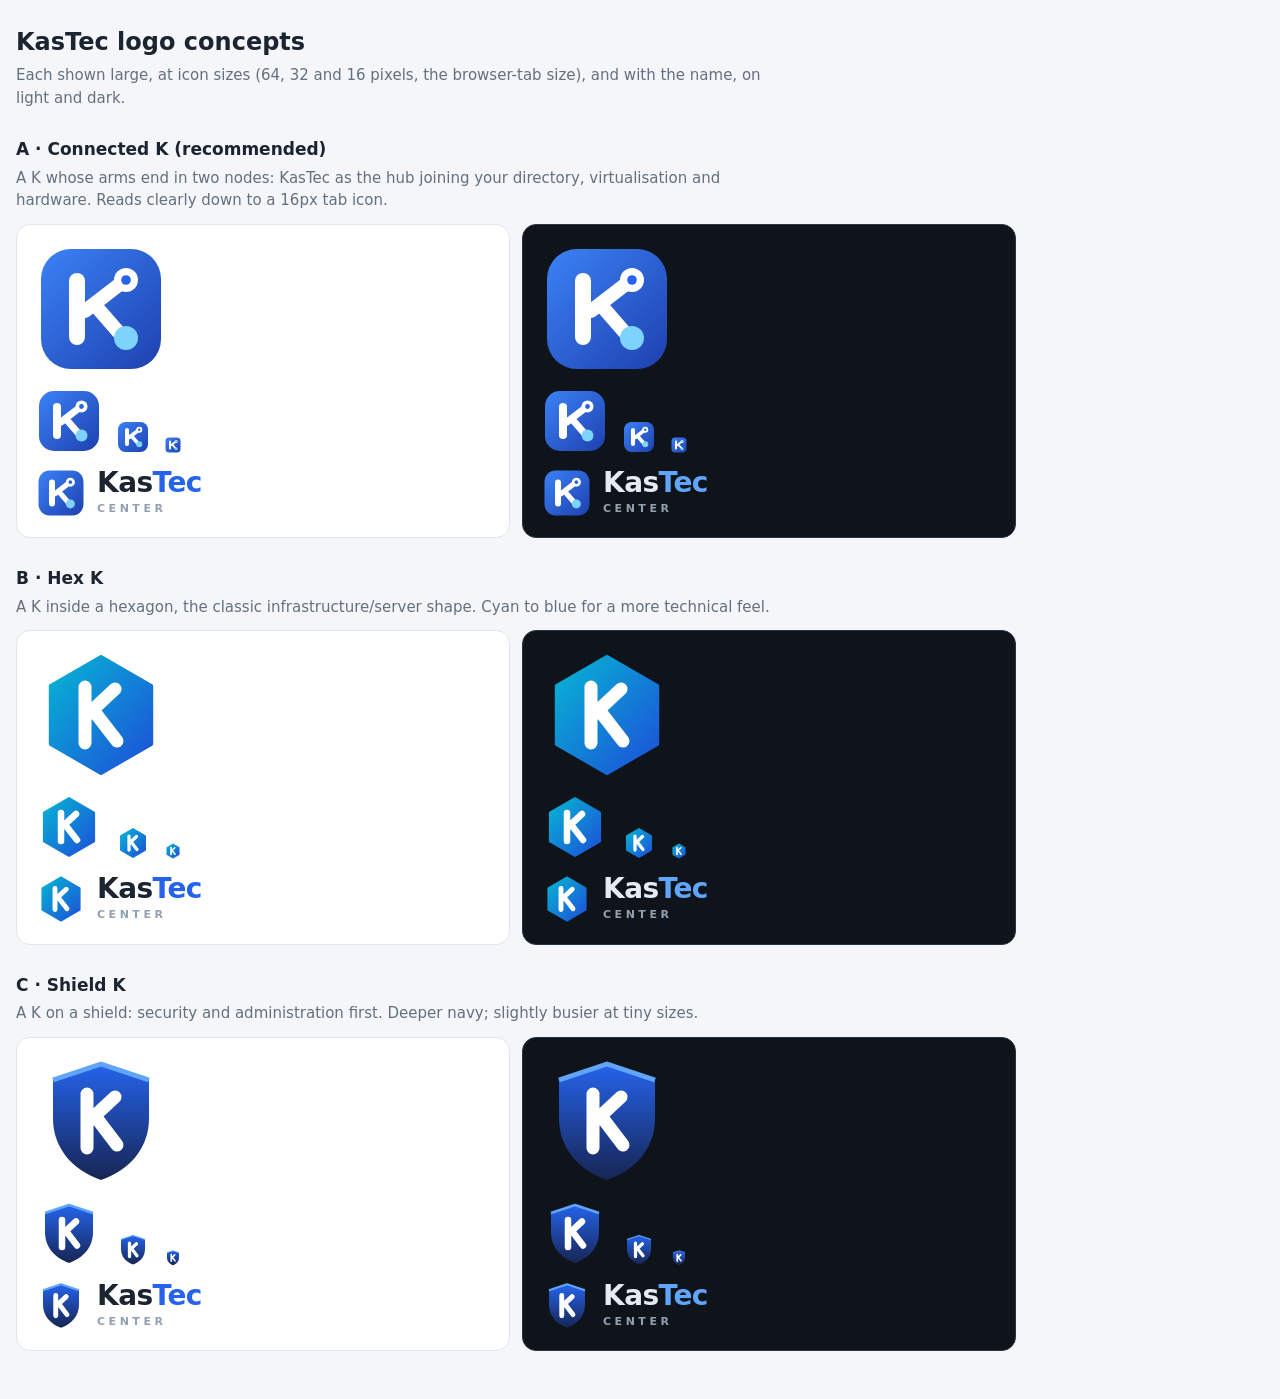
<file: branding/concepts.html>
<!doctype html><html><head><meta charset="utf-8"><title>KasTec logo concepts</title>
<meta name="viewport" content="width=device-width, initial-scale=1">
<style>
 body { margin:0; padding:24px 16px 48px; font:15px/1.5 system-ui,-apple-system,"Segoe UI",Roboto,sans-serif; background:#f4f6f9; color:#1b2430; }
 h1 { font-size:24px; margin:0 0 4px; } h2 { font-size:17px; margin:28px 0 4px; } p { margin:0 0 12px; color:#64707f; max-width:760px; }
 .pair { display:grid; grid-template-columns:repeat(auto-fit,minmax(300px,1fr)); gap:12px; max-width:1000px; }
 .cell { border-radius:14px; padding:20px; display:flex; flex-direction:column; gap:16px; align-items:flex-start; border:1px solid #e1e6ed; }
 .light { background:#fff; } .dark { background:#0f141b; border-color:#2a3542; color:#e6ebf1; }
 .sizes { display:flex; gap:16px; align-items:flex-end; }
 .lockup { display:flex; gap:12px; align-items:center; }
 .word { font-size:28px; font-weight:800; letter-spacing:-0.02em; line-height:1; }
 .sub { font-size:11px; letter-spacing:.32em; color:#93a0af; margin-top:4px; font-weight:600; }
</style></head><body>
<h1>KasTec logo concepts</h1><p>Each shown large, at icon sizes (64, 32 and 16 pixels, the browser-tab size), and with the name, on light and dark.</p>
<section><h2>A · Connected K (recommended)</h2><p>A K whose arms end in two nodes: KasTec as the hub joining your directory, virtualisation and hardware. Reads clearly down to a 16px tab icon.</p><div class="pair"><div class="cell light"><svg width="128" height="128" xmlns="http://www.w3.org/2000/svg" viewBox="0 0 64 64" role="img" aria-label="KasTec">
  <defs>
    <linearGradient id="kt128-a" x1="0" y1="0" x2="1" y2="1">
      <stop offset="0" stop-color="#3b82f6"/>
      <stop offset="1" stop-color="#1e40af"/>
    </linearGradient>
  </defs>
  <rect x="2" y="2" width="60" height="60" rx="15" fill="url(#kt128-a)"/>
  <rect x="16" y="14" width="8" height="36" rx="4" fill="#fff"/>
  <path d="M24 33 41.5 19.5M28.5 29.5 42 45" fill="none" stroke="#fff" stroke-width="7" stroke-linecap="round"/>
  <circle cx="44.5" cy="17.5" r="6" fill="#fff"/>
  <circle cx="44.5" cy="17.5" r="2.4" fill="#2563eb"/>
  <circle cx="44.5" cy="46.5" r="6" fill="#7dd3fc"/>
</svg>

          <div class="sizes"><svg width="64" height="64" xmlns="http://www.w3.org/2000/svg" viewBox="0 0 64 64" role="img" aria-label="KasTec">
  <defs>
    <linearGradient id="kt64-a" x1="0" y1="0" x2="1" y2="1">
      <stop offset="0" stop-color="#3b82f6"/>
      <stop offset="1" stop-color="#1e40af"/>
    </linearGradient>
  </defs>
  <rect x="2" y="2" width="60" height="60" rx="15" fill="url(#kt64-a)"/>
  <rect x="16" y="14" width="8" height="36" rx="4" fill="#fff"/>
  <path d="M24 33 41.5 19.5M28.5 29.5 42 45" fill="none" stroke="#fff" stroke-width="7" stroke-linecap="round"/>
  <circle cx="44.5" cy="17.5" r="6" fill="#fff"/>
  <circle cx="44.5" cy="17.5" r="2.4" fill="#2563eb"/>
  <circle cx="44.5" cy="46.5" r="6" fill="#7dd3fc"/>
</svg>
<svg width="32" height="32" xmlns="http://www.w3.org/2000/svg" viewBox="0 0 64 64" role="img" aria-label="KasTec">
  <defs>
    <linearGradient id="kt32-a" x1="0" y1="0" x2="1" y2="1">
      <stop offset="0" stop-color="#3b82f6"/>
      <stop offset="1" stop-color="#1e40af"/>
    </linearGradient>
  </defs>
  <rect x="2" y="2" width="60" height="60" rx="15" fill="url(#kt32-a)"/>
  <rect x="16" y="14" width="8" height="36" rx="4" fill="#fff"/>
  <path d="M24 33 41.5 19.5M28.5 29.5 42 45" fill="none" stroke="#fff" stroke-width="7" stroke-linecap="round"/>
  <circle cx="44.5" cy="17.5" r="6" fill="#fff"/>
  <circle cx="44.5" cy="17.5" r="2.4" fill="#2563eb"/>
  <circle cx="44.5" cy="46.5" r="6" fill="#7dd3fc"/>
</svg>
<svg width="16" height="16" xmlns="http://www.w3.org/2000/svg" viewBox="0 0 64 64" role="img" aria-label="KasTec">
  <defs>
    <linearGradient id="kt16-a" x1="0" y1="0" x2="1" y2="1">
      <stop offset="0" stop-color="#3b82f6"/>
      <stop offset="1" stop-color="#1e40af"/>
    </linearGradient>
  </defs>
  <rect x="2" y="2" width="60" height="60" rx="15" fill="url(#kt16-a)"/>
  <rect x="16" y="14" width="8" height="36" rx="4" fill="#fff"/>
  <path d="M24 33 41.5 19.5M28.5 29.5 42 45" fill="none" stroke="#fff" stroke-width="7" stroke-linecap="round"/>
  <circle cx="44.5" cy="17.5" r="6" fill="#fff"/>
  <circle cx="44.5" cy="17.5" r="2.4" fill="#2563eb"/>
  <circle cx="44.5" cy="46.5" r="6" fill="#7dd3fc"/>
</svg>
</div><div class="lockup"><svg width="48" height="48" xmlns="http://www.w3.org/2000/svg" viewBox="0 0 64 64" role="img" aria-label="KasTec">
  <defs>
    <linearGradient id="kt48-a" x1="0" y1="0" x2="1" y2="1">
      <stop offset="0" stop-color="#3b82f6"/>
      <stop offset="1" stop-color="#1e40af"/>
    </linearGradient>
  </defs>
  <rect x="2" y="2" width="60" height="60" rx="15" fill="url(#kt48-a)"/>
  <rect x="16" y="14" width="8" height="36" rx="4" fill="#fff"/>
  <path d="M24 33 41.5 19.5M28.5 29.5 42 45" fill="none" stroke="#fff" stroke-width="7" stroke-linecap="round"/>
  <circle cx="44.5" cy="17.5" r="6" fill="#fff"/>
  <circle cx="44.5" cy="17.5" r="2.4" fill="#2563eb"/>
  <circle cx="44.5" cy="46.5" r="6" fill="#7dd3fc"/>
</svg>
<div><div class="word">Kas<span style="color:#2563eb">Tec</span></div><div class="sub">CENTER</div></div></div></div><div class="cell dark"><svg width="128" height="128" xmlns="http://www.w3.org/2000/svg" viewBox="0 0 64 64" role="img" aria-label="KasTec">
  <defs>
    <linearGradient id="kt128-a" x1="0" y1="0" x2="1" y2="1">
      <stop offset="0" stop-color="#3b82f6"/>
      <stop offset="1" stop-color="#1e40af"/>
    </linearGradient>
  </defs>
  <rect x="2" y="2" width="60" height="60" rx="15" fill="url(#kt128-a)"/>
  <rect x="16" y="14" width="8" height="36" rx="4" fill="#fff"/>
  <path d="M24 33 41.5 19.5M28.5 29.5 42 45" fill="none" stroke="#fff" stroke-width="7" stroke-linecap="round"/>
  <circle cx="44.5" cy="17.5" r="6" fill="#fff"/>
  <circle cx="44.5" cy="17.5" r="2.4" fill="#2563eb"/>
  <circle cx="44.5" cy="46.5" r="6" fill="#7dd3fc"/>
</svg>

          <div class="sizes"><svg width="64" height="64" xmlns="http://www.w3.org/2000/svg" viewBox="0 0 64 64" role="img" aria-label="KasTec">
  <defs>
    <linearGradient id="kt64-a" x1="0" y1="0" x2="1" y2="1">
      <stop offset="0" stop-color="#3b82f6"/>
      <stop offset="1" stop-color="#1e40af"/>
    </linearGradient>
  </defs>
  <rect x="2" y="2" width="60" height="60" rx="15" fill="url(#kt64-a)"/>
  <rect x="16" y="14" width="8" height="36" rx="4" fill="#fff"/>
  <path d="M24 33 41.5 19.5M28.5 29.5 42 45" fill="none" stroke="#fff" stroke-width="7" stroke-linecap="round"/>
  <circle cx="44.5" cy="17.5" r="6" fill="#fff"/>
  <circle cx="44.5" cy="17.5" r="2.4" fill="#2563eb"/>
  <circle cx="44.5" cy="46.5" r="6" fill="#7dd3fc"/>
</svg>
<svg width="32" height="32" xmlns="http://www.w3.org/2000/svg" viewBox="0 0 64 64" role="img" aria-label="KasTec">
  <defs>
    <linearGradient id="kt32-a" x1="0" y1="0" x2="1" y2="1">
      <stop offset="0" stop-color="#3b82f6"/>
      <stop offset="1" stop-color="#1e40af"/>
    </linearGradient>
  </defs>
  <rect x="2" y="2" width="60" height="60" rx="15" fill="url(#kt32-a)"/>
  <rect x="16" y="14" width="8" height="36" rx="4" fill="#fff"/>
  <path d="M24 33 41.5 19.5M28.5 29.5 42 45" fill="none" stroke="#fff" stroke-width="7" stroke-linecap="round"/>
  <circle cx="44.5" cy="17.5" r="6" fill="#fff"/>
  <circle cx="44.5" cy="17.5" r="2.4" fill="#2563eb"/>
  <circle cx="44.5" cy="46.5" r="6" fill="#7dd3fc"/>
</svg>
<svg width="16" height="16" xmlns="http://www.w3.org/2000/svg" viewBox="0 0 64 64" role="img" aria-label="KasTec">
  <defs>
    <linearGradient id="kt16-a" x1="0" y1="0" x2="1" y2="1">
      <stop offset="0" stop-color="#3b82f6"/>
      <stop offset="1" stop-color="#1e40af"/>
    </linearGradient>
  </defs>
  <rect x="2" y="2" width="60" height="60" rx="15" fill="url(#kt16-a)"/>
  <rect x="16" y="14" width="8" height="36" rx="4" fill="#fff"/>
  <path d="M24 33 41.5 19.5M28.5 29.5 42 45" fill="none" stroke="#fff" stroke-width="7" stroke-linecap="round"/>
  <circle cx="44.5" cy="17.5" r="6" fill="#fff"/>
  <circle cx="44.5" cy="17.5" r="2.4" fill="#2563eb"/>
  <circle cx="44.5" cy="46.5" r="6" fill="#7dd3fc"/>
</svg>
</div><div class="lockup"><svg width="48" height="48" xmlns="http://www.w3.org/2000/svg" viewBox="0 0 64 64" role="img" aria-label="KasTec">
  <defs>
    <linearGradient id="kt48-a" x1="0" y1="0" x2="1" y2="1">
      <stop offset="0" stop-color="#3b82f6"/>
      <stop offset="1" stop-color="#1e40af"/>
    </linearGradient>
  </defs>
  <rect x="2" y="2" width="60" height="60" rx="15" fill="url(#kt48-a)"/>
  <rect x="16" y="14" width="8" height="36" rx="4" fill="#fff"/>
  <path d="M24 33 41.5 19.5M28.5 29.5 42 45" fill="none" stroke="#fff" stroke-width="7" stroke-linecap="round"/>
  <circle cx="44.5" cy="17.5" r="6" fill="#fff"/>
  <circle cx="44.5" cy="17.5" r="2.4" fill="#2563eb"/>
  <circle cx="44.5" cy="46.5" r="6" fill="#7dd3fc"/>
</svg>
<div><div class="word">Kas<span style="color:#60a5fa">Tec</span></div><div class="sub">CENTER</div></div></div></div></div></section><section><h2>B · Hex K</h2><p>A K inside a hexagon, the classic infrastructure/server shape. Cyan to blue for a more technical feel.</p><div class="pair"><div class="cell light"><svg width="128" height="128" xmlns="http://www.w3.org/2000/svg" viewBox="0 0 64 64" role="img" aria-label="KasTec">
  <defs>
    <linearGradient id="kt128-b" x1="0" y1="0" x2="1" y2="1">
      <stop offset="0" stop-color="#06b6d4"/>
      <stop offset="1" stop-color="#1d4ed8"/>
    </linearGradient>
  </defs>
  <path d="M32 3 57.1 17.5v29L32 61 6.9 46.5v-29z" fill="url(#kt128-b)" stroke="url(#kt128-b)" stroke-width="2" stroke-linejoin="round"/>
  <path d="M24 18v28M24 33 39 19M28 29.5 40 45" fill="none" stroke="#fff" stroke-width="6.5" stroke-linecap="round" stroke-linejoin="round"/>
</svg>

          <div class="sizes"><svg width="64" height="64" xmlns="http://www.w3.org/2000/svg" viewBox="0 0 64 64" role="img" aria-label="KasTec">
  <defs>
    <linearGradient id="kt64-b" x1="0" y1="0" x2="1" y2="1">
      <stop offset="0" stop-color="#06b6d4"/>
      <stop offset="1" stop-color="#1d4ed8"/>
    </linearGradient>
  </defs>
  <path d="M32 3 57.1 17.5v29L32 61 6.9 46.5v-29z" fill="url(#kt64-b)" stroke="url(#kt64-b)" stroke-width="2" stroke-linejoin="round"/>
  <path d="M24 18v28M24 33 39 19M28 29.5 40 45" fill="none" stroke="#fff" stroke-width="6.5" stroke-linecap="round" stroke-linejoin="round"/>
</svg>
<svg width="32" height="32" xmlns="http://www.w3.org/2000/svg" viewBox="0 0 64 64" role="img" aria-label="KasTec">
  <defs>
    <linearGradient id="kt32-b" x1="0" y1="0" x2="1" y2="1">
      <stop offset="0" stop-color="#06b6d4"/>
      <stop offset="1" stop-color="#1d4ed8"/>
    </linearGradient>
  </defs>
  <path d="M32 3 57.1 17.5v29L32 61 6.9 46.5v-29z" fill="url(#kt32-b)" stroke="url(#kt32-b)" stroke-width="2" stroke-linejoin="round"/>
  <path d="M24 18v28M24 33 39 19M28 29.5 40 45" fill="none" stroke="#fff" stroke-width="6.5" stroke-linecap="round" stroke-linejoin="round"/>
</svg>
<svg width="16" height="16" xmlns="http://www.w3.org/2000/svg" viewBox="0 0 64 64" role="img" aria-label="KasTec">
  <defs>
    <linearGradient id="kt16-b" x1="0" y1="0" x2="1" y2="1">
      <stop offset="0" stop-color="#06b6d4"/>
      <stop offset="1" stop-color="#1d4ed8"/>
    </linearGradient>
  </defs>
  <path d="M32 3 57.1 17.5v29L32 61 6.9 46.5v-29z" fill="url(#kt16-b)" stroke="url(#kt16-b)" stroke-width="2" stroke-linejoin="round"/>
  <path d="M24 18v28M24 33 39 19M28 29.5 40 45" fill="none" stroke="#fff" stroke-width="6.5" stroke-linecap="round" stroke-linejoin="round"/>
</svg>
</div><div class="lockup"><svg width="48" height="48" xmlns="http://www.w3.org/2000/svg" viewBox="0 0 64 64" role="img" aria-label="KasTec">
  <defs>
    <linearGradient id="kt48-b" x1="0" y1="0" x2="1" y2="1">
      <stop offset="0" stop-color="#06b6d4"/>
      <stop offset="1" stop-color="#1d4ed8"/>
    </linearGradient>
  </defs>
  <path d="M32 3 57.1 17.5v29L32 61 6.9 46.5v-29z" fill="url(#kt48-b)" stroke="url(#kt48-b)" stroke-width="2" stroke-linejoin="round"/>
  <path d="M24 18v28M24 33 39 19M28 29.5 40 45" fill="none" stroke="#fff" stroke-width="6.5" stroke-linecap="round" stroke-linejoin="round"/>
</svg>
<div><div class="word">Kas<span style="color:#2563eb">Tec</span></div><div class="sub">CENTER</div></div></div></div><div class="cell dark"><svg width="128" height="128" xmlns="http://www.w3.org/2000/svg" viewBox="0 0 64 64" role="img" aria-label="KasTec">
  <defs>
    <linearGradient id="kt128-b" x1="0" y1="0" x2="1" y2="1">
      <stop offset="0" stop-color="#06b6d4"/>
      <stop offset="1" stop-color="#1d4ed8"/>
    </linearGradient>
  </defs>
  <path d="M32 3 57.1 17.5v29L32 61 6.9 46.5v-29z" fill="url(#kt128-b)" stroke="url(#kt128-b)" stroke-width="2" stroke-linejoin="round"/>
  <path d="M24 18v28M24 33 39 19M28 29.5 40 45" fill="none" stroke="#fff" stroke-width="6.5" stroke-linecap="round" stroke-linejoin="round"/>
</svg>

          <div class="sizes"><svg width="64" height="64" xmlns="http://www.w3.org/2000/svg" viewBox="0 0 64 64" role="img" aria-label="KasTec">
  <defs>
    <linearGradient id="kt64-b" x1="0" y1="0" x2="1" y2="1">
      <stop offset="0" stop-color="#06b6d4"/>
      <stop offset="1" stop-color="#1d4ed8"/>
    </linearGradient>
  </defs>
  <path d="M32 3 57.1 17.5v29L32 61 6.9 46.5v-29z" fill="url(#kt64-b)" stroke="url(#kt64-b)" stroke-width="2" stroke-linejoin="round"/>
  <path d="M24 18v28M24 33 39 19M28 29.5 40 45" fill="none" stroke="#fff" stroke-width="6.5" stroke-linecap="round" stroke-linejoin="round"/>
</svg>
<svg width="32" height="32" xmlns="http://www.w3.org/2000/svg" viewBox="0 0 64 64" role="img" aria-label="KasTec">
  <defs>
    <linearGradient id="kt32-b" x1="0" y1="0" x2="1" y2="1">
      <stop offset="0" stop-color="#06b6d4"/>
      <stop offset="1" stop-color="#1d4ed8"/>
    </linearGradient>
  </defs>
  <path d="M32 3 57.1 17.5v29L32 61 6.9 46.5v-29z" fill="url(#kt32-b)" stroke="url(#kt32-b)" stroke-width="2" stroke-linejoin="round"/>
  <path d="M24 18v28M24 33 39 19M28 29.5 40 45" fill="none" stroke="#fff" stroke-width="6.5" stroke-linecap="round" stroke-linejoin="round"/>
</svg>
<svg width="16" height="16" xmlns="http://www.w3.org/2000/svg" viewBox="0 0 64 64" role="img" aria-label="KasTec">
  <defs>
    <linearGradient id="kt16-b" x1="0" y1="0" x2="1" y2="1">
      <stop offset="0" stop-color="#06b6d4"/>
      <stop offset="1" stop-color="#1d4ed8"/>
    </linearGradient>
  </defs>
  <path d="M32 3 57.1 17.5v29L32 61 6.9 46.5v-29z" fill="url(#kt16-b)" stroke="url(#kt16-b)" stroke-width="2" stroke-linejoin="round"/>
  <path d="M24 18v28M24 33 39 19M28 29.5 40 45" fill="none" stroke="#fff" stroke-width="6.5" stroke-linecap="round" stroke-linejoin="round"/>
</svg>
</div><div class="lockup"><svg width="48" height="48" xmlns="http://www.w3.org/2000/svg" viewBox="0 0 64 64" role="img" aria-label="KasTec">
  <defs>
    <linearGradient id="kt48-b" x1="0" y1="0" x2="1" y2="1">
      <stop offset="0" stop-color="#06b6d4"/>
      <stop offset="1" stop-color="#1d4ed8"/>
    </linearGradient>
  </defs>
  <path d="M32 3 57.1 17.5v29L32 61 6.9 46.5v-29z" fill="url(#kt48-b)" stroke="url(#kt48-b)" stroke-width="2" stroke-linejoin="round"/>
  <path d="M24 18v28M24 33 39 19M28 29.5 40 45" fill="none" stroke="#fff" stroke-width="6.5" stroke-linecap="round" stroke-linejoin="round"/>
</svg>
<div><div class="word">Kas<span style="color:#60a5fa">Tec</span></div><div class="sub">CENTER</div></div></div></div></div></section><section><h2>C · Shield K</h2><p>A K on a shield: security and administration first. Deeper navy; slightly busier at tiny sizes.</p><div class="pair"><div class="cell light"><svg width="128" height="128" xmlns="http://www.w3.org/2000/svg" viewBox="0 0 64 64" role="img" aria-label="KasTec">
  <defs>
    <linearGradient id="kt128-c" x1="0" y1="0" x2="0" y2="1">
      <stop offset="0" stop-color="#2563eb"/>
      <stop offset="1" stop-color="#172554"/>
    </linearGradient>
  </defs>
  <path d="M32 3 56 11v19c0 15.5-10 26-24 31C18 56 8 45.5 8 30V11z" fill="url(#kt128-c)"/>
  <path d="M25 18v27M25 32.5 39 19.5M29 29 40 43.5" fill="none" stroke="#fff" stroke-width="6.5" stroke-linecap="round" stroke-linejoin="round"/>
  <path d="M8 11 32 3l24 8" fill="none" stroke="#60a5fa" stroke-width="2.5" stroke-linejoin="round"/>
</svg>

          <div class="sizes"><svg width="64" height="64" xmlns="http://www.w3.org/2000/svg" viewBox="0 0 64 64" role="img" aria-label="KasTec">
  <defs>
    <linearGradient id="kt64-c" x1="0" y1="0" x2="0" y2="1">
      <stop offset="0" stop-color="#2563eb"/>
      <stop offset="1" stop-color="#172554"/>
    </linearGradient>
  </defs>
  <path d="M32 3 56 11v19c0 15.5-10 26-24 31C18 56 8 45.5 8 30V11z" fill="url(#kt64-c)"/>
  <path d="M25 18v27M25 32.5 39 19.5M29 29 40 43.5" fill="none" stroke="#fff" stroke-width="6.5" stroke-linecap="round" stroke-linejoin="round"/>
  <path d="M8 11 32 3l24 8" fill="none" stroke="#60a5fa" stroke-width="2.5" stroke-linejoin="round"/>
</svg>
<svg width="32" height="32" xmlns="http://www.w3.org/2000/svg" viewBox="0 0 64 64" role="img" aria-label="KasTec">
  <defs>
    <linearGradient id="kt32-c" x1="0" y1="0" x2="0" y2="1">
      <stop offset="0" stop-color="#2563eb"/>
      <stop offset="1" stop-color="#172554"/>
    </linearGradient>
  </defs>
  <path d="M32 3 56 11v19c0 15.5-10 26-24 31C18 56 8 45.5 8 30V11z" fill="url(#kt32-c)"/>
  <path d="M25 18v27M25 32.5 39 19.5M29 29 40 43.5" fill="none" stroke="#fff" stroke-width="6.5" stroke-linecap="round" stroke-linejoin="round"/>
  <path d="M8 11 32 3l24 8" fill="none" stroke="#60a5fa" stroke-width="2.5" stroke-linejoin="round"/>
</svg>
<svg width="16" height="16" xmlns="http://www.w3.org/2000/svg" viewBox="0 0 64 64" role="img" aria-label="KasTec">
  <defs>
    <linearGradient id="kt16-c" x1="0" y1="0" x2="0" y2="1">
      <stop offset="0" stop-color="#2563eb"/>
      <stop offset="1" stop-color="#172554"/>
    </linearGradient>
  </defs>
  <path d="M32 3 56 11v19c0 15.5-10 26-24 31C18 56 8 45.5 8 30V11z" fill="url(#kt16-c)"/>
  <path d="M25 18v27M25 32.5 39 19.5M29 29 40 43.5" fill="none" stroke="#fff" stroke-width="6.5" stroke-linecap="round" stroke-linejoin="round"/>
  <path d="M8 11 32 3l24 8" fill="none" stroke="#60a5fa" stroke-width="2.5" stroke-linejoin="round"/>
</svg>
</div><div class="lockup"><svg width="48" height="48" xmlns="http://www.w3.org/2000/svg" viewBox="0 0 64 64" role="img" aria-label="KasTec">
  <defs>
    <linearGradient id="kt48-c" x1="0" y1="0" x2="0" y2="1">
      <stop offset="0" stop-color="#2563eb"/>
      <stop offset="1" stop-color="#172554"/>
    </linearGradient>
  </defs>
  <path d="M32 3 56 11v19c0 15.5-10 26-24 31C18 56 8 45.5 8 30V11z" fill="url(#kt48-c)"/>
  <path d="M25 18v27M25 32.5 39 19.5M29 29 40 43.5" fill="none" stroke="#fff" stroke-width="6.5" stroke-linecap="round" stroke-linejoin="round"/>
  <path d="M8 11 32 3l24 8" fill="none" stroke="#60a5fa" stroke-width="2.5" stroke-linejoin="round"/>
</svg>
<div><div class="word">Kas<span style="color:#2563eb">Tec</span></div><div class="sub">CENTER</div></div></div></div><div class="cell dark"><svg width="128" height="128" xmlns="http://www.w3.org/2000/svg" viewBox="0 0 64 64" role="img" aria-label="KasTec">
  <defs>
    <linearGradient id="kt128-c" x1="0" y1="0" x2="0" y2="1">
      <stop offset="0" stop-color="#2563eb"/>
      <stop offset="1" stop-color="#172554"/>
    </linearGradient>
  </defs>
  <path d="M32 3 56 11v19c0 15.5-10 26-24 31C18 56 8 45.5 8 30V11z" fill="url(#kt128-c)"/>
  <path d="M25 18v27M25 32.5 39 19.5M29 29 40 43.5" fill="none" stroke="#fff" stroke-width="6.5" stroke-linecap="round" stroke-linejoin="round"/>
  <path d="M8 11 32 3l24 8" fill="none" stroke="#60a5fa" stroke-width="2.5" stroke-linejoin="round"/>
</svg>

          <div class="sizes"><svg width="64" height="64" xmlns="http://www.w3.org/2000/svg" viewBox="0 0 64 64" role="img" aria-label="KasTec">
  <defs>
    <linearGradient id="kt64-c" x1="0" y1="0" x2="0" y2="1">
      <stop offset="0" stop-color="#2563eb"/>
      <stop offset="1" stop-color="#172554"/>
    </linearGradient>
  </defs>
  <path d="M32 3 56 11v19c0 15.5-10 26-24 31C18 56 8 45.5 8 30V11z" fill="url(#kt64-c)"/>
  <path d="M25 18v27M25 32.5 39 19.5M29 29 40 43.5" fill="none" stroke="#fff" stroke-width="6.5" stroke-linecap="round" stroke-linejoin="round"/>
  <path d="M8 11 32 3l24 8" fill="none" stroke="#60a5fa" stroke-width="2.5" stroke-linejoin="round"/>
</svg>
<svg width="32" height="32" xmlns="http://www.w3.org/2000/svg" viewBox="0 0 64 64" role="img" aria-label="KasTec">
  <defs>
    <linearGradient id="kt32-c" x1="0" y1="0" x2="0" y2="1">
      <stop offset="0" stop-color="#2563eb"/>
      <stop offset="1" stop-color="#172554"/>
    </linearGradient>
  </defs>
  <path d="M32 3 56 11v19c0 15.5-10 26-24 31C18 56 8 45.5 8 30V11z" fill="url(#kt32-c)"/>
  <path d="M25 18v27M25 32.5 39 19.5M29 29 40 43.5" fill="none" stroke="#fff" stroke-width="6.5" stroke-linecap="round" stroke-linejoin="round"/>
  <path d="M8 11 32 3l24 8" fill="none" stroke="#60a5fa" stroke-width="2.5" stroke-linejoin="round"/>
</svg>
<svg width="16" height="16" xmlns="http://www.w3.org/2000/svg" viewBox="0 0 64 64" role="img" aria-label="KasTec">
  <defs>
    <linearGradient id="kt16-c" x1="0" y1="0" x2="0" y2="1">
      <stop offset="0" stop-color="#2563eb"/>
      <stop offset="1" stop-color="#172554"/>
    </linearGradient>
  </defs>
  <path d="M32 3 56 11v19c0 15.5-10 26-24 31C18 56 8 45.5 8 30V11z" fill="url(#kt16-c)"/>
  <path d="M25 18v27M25 32.5 39 19.5M29 29 40 43.5" fill="none" stroke="#fff" stroke-width="6.5" stroke-linecap="round" stroke-linejoin="round"/>
  <path d="M8 11 32 3l24 8" fill="none" stroke="#60a5fa" stroke-width="2.5" stroke-linejoin="round"/>
</svg>
</div><div class="lockup"><svg width="48" height="48" xmlns="http://www.w3.org/2000/svg" viewBox="0 0 64 64" role="img" aria-label="KasTec">
  <defs>
    <linearGradient id="kt48-c" x1="0" y1="0" x2="0" y2="1">
      <stop offset="0" stop-color="#2563eb"/>
      <stop offset="1" stop-color="#172554"/>
    </linearGradient>
  </defs>
  <path d="M32 3 56 11v19c0 15.5-10 26-24 31C18 56 8 45.5 8 30V11z" fill="url(#kt48-c)"/>
  <path d="M25 18v27M25 32.5 39 19.5M29 29 40 43.5" fill="none" stroke="#fff" stroke-width="6.5" stroke-linecap="round" stroke-linejoin="round"/>
  <path d="M8 11 32 3l24 8" fill="none" stroke="#60a5fa" stroke-width="2.5" stroke-linejoin="round"/>
</svg>
<div><div class="word">Kas<span style="color:#60a5fa">Tec</span></div><div class="sub">CENTER</div></div></div></div></div></section></body></html>
</file>
